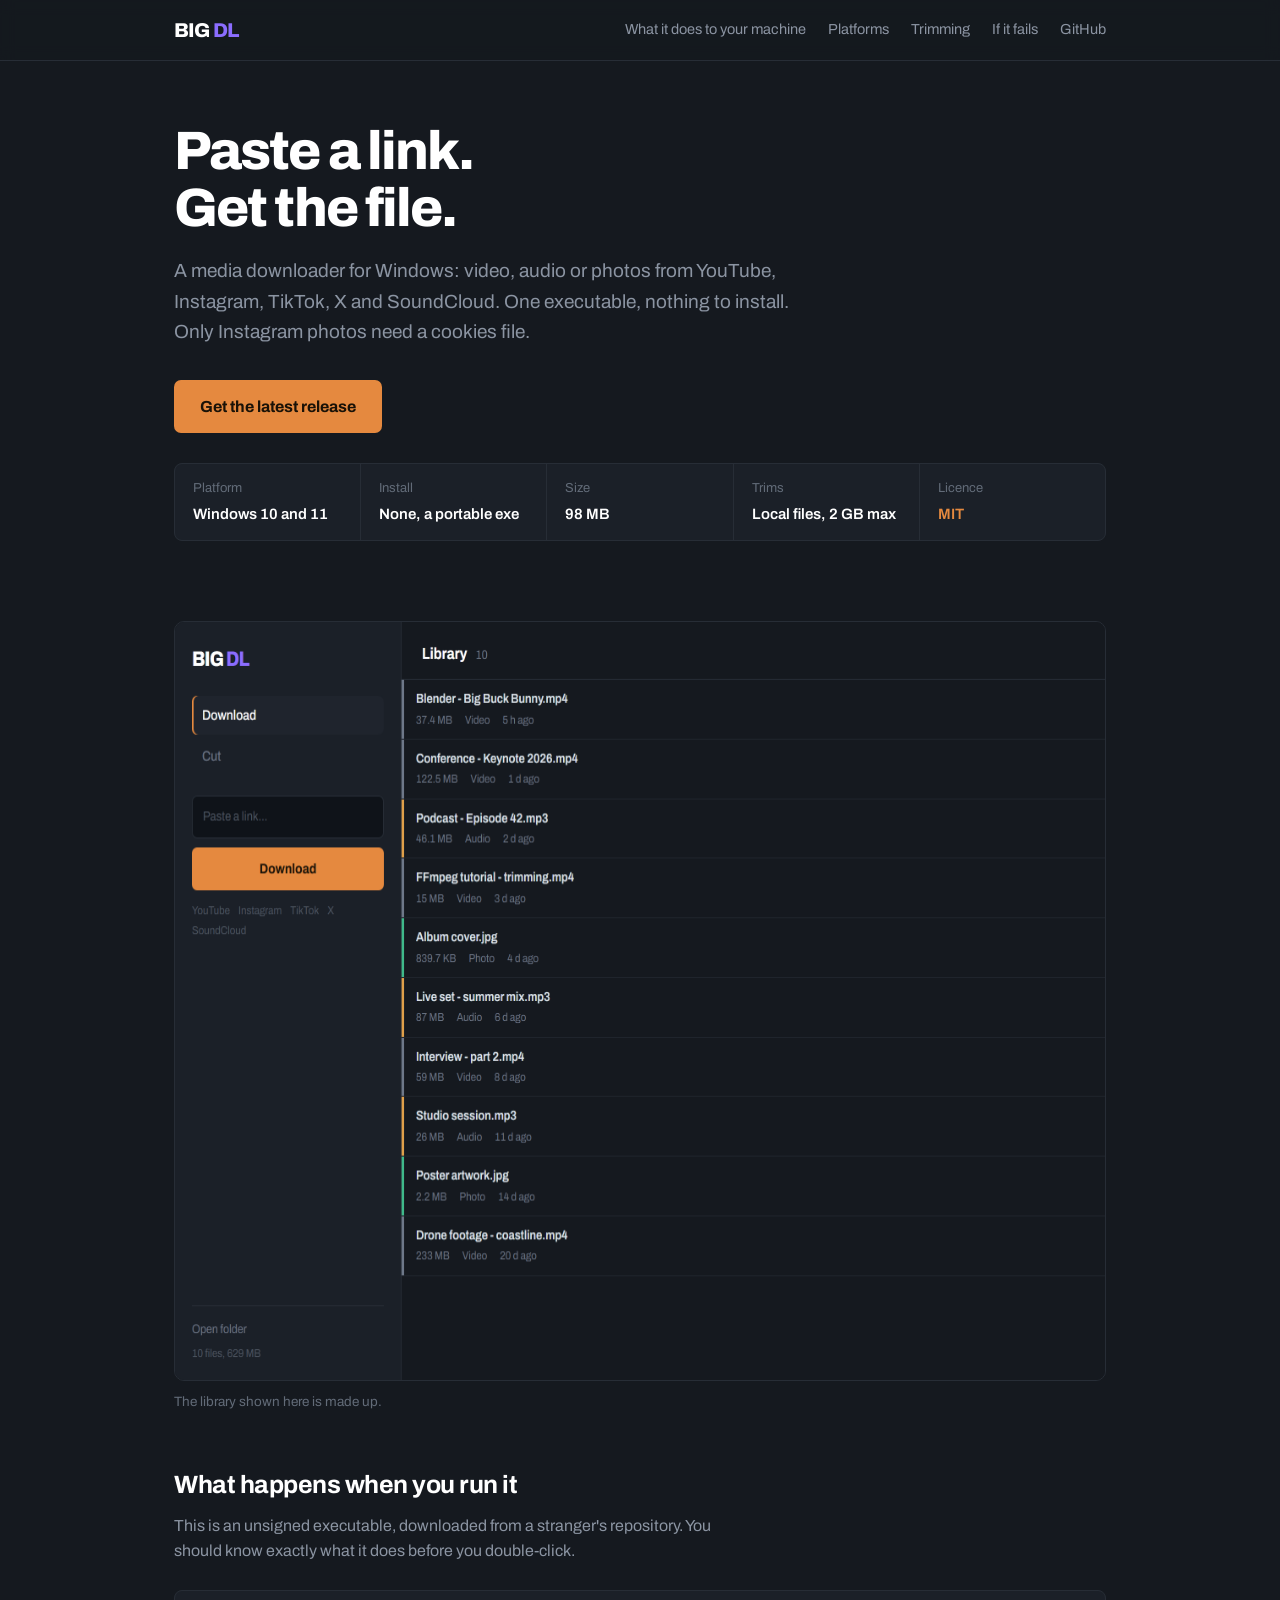
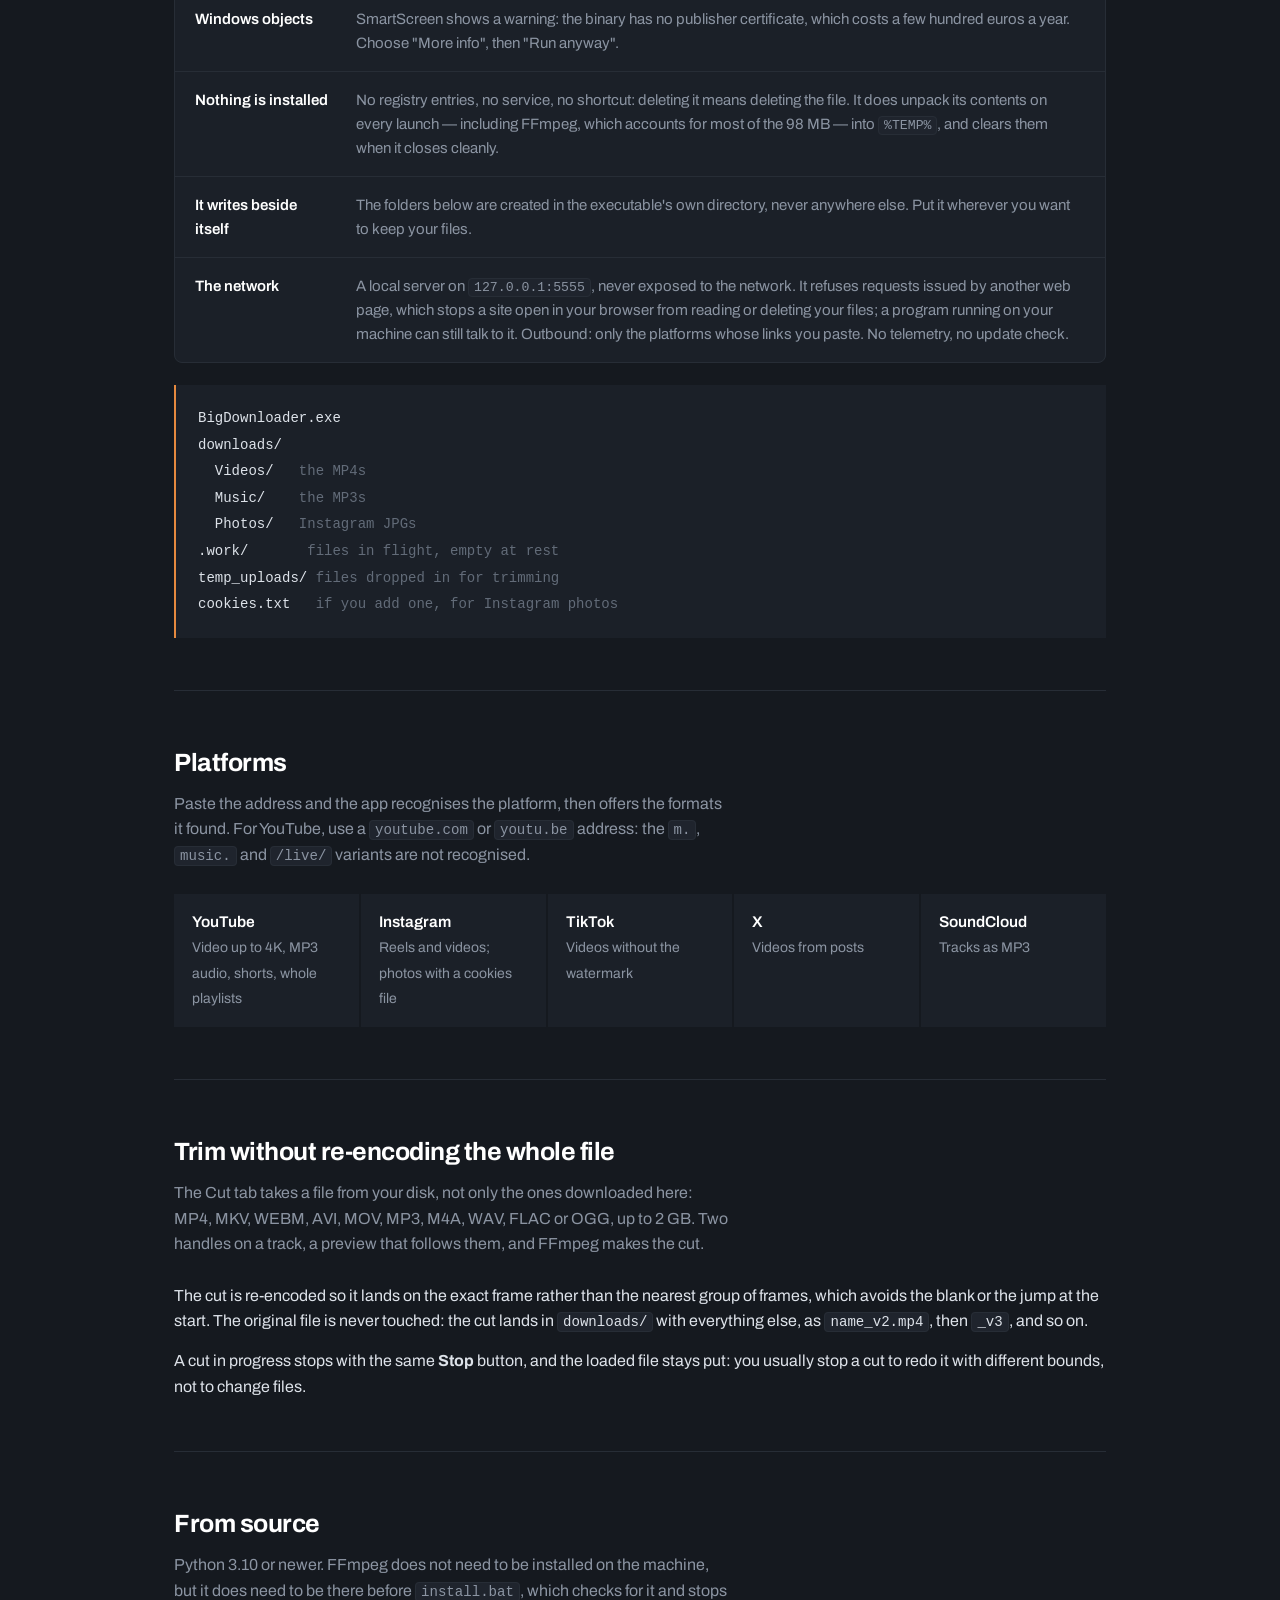
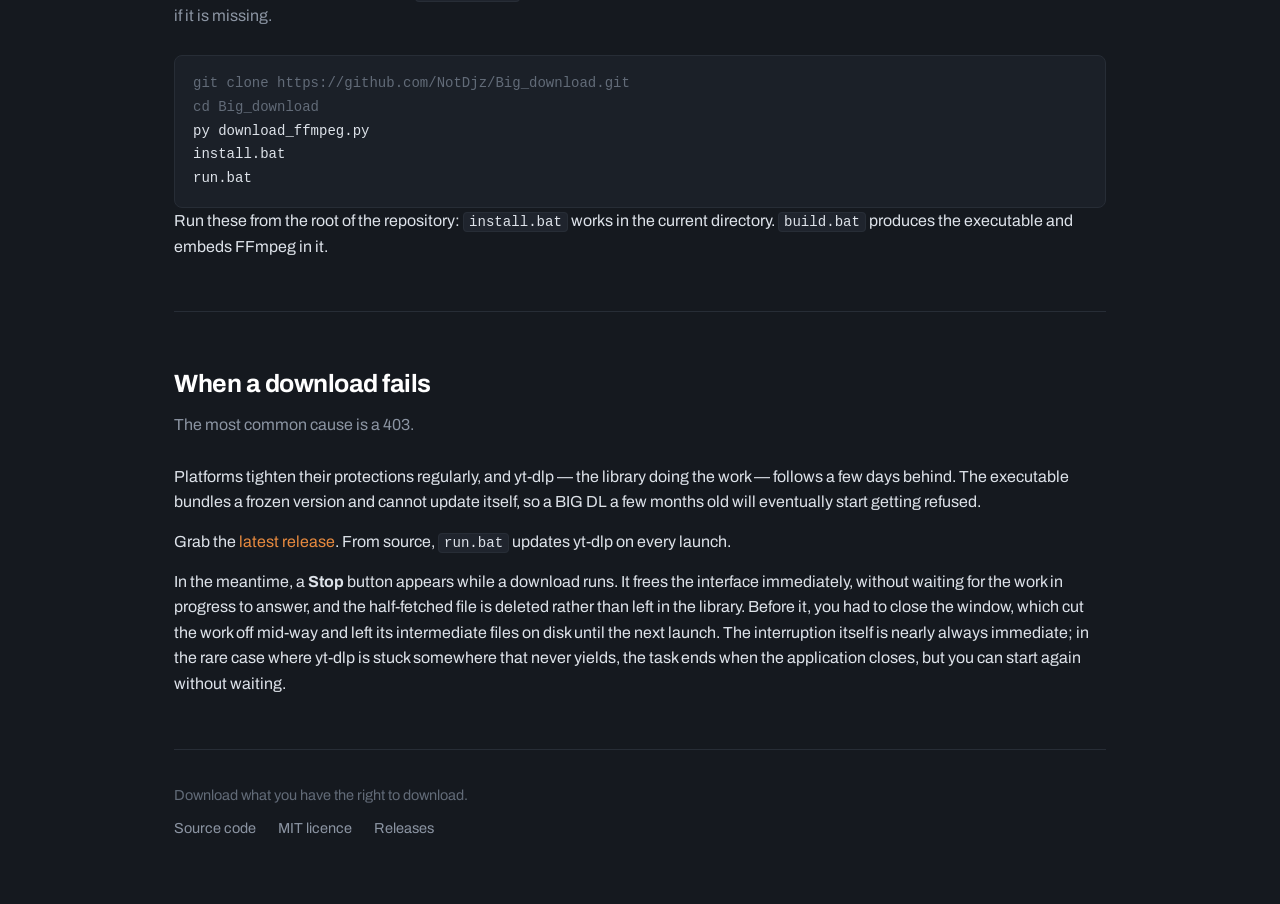
<file: docs/index.html>
<!DOCTYPE html>
<html lang="en">
<head>
<meta charset="UTF-8">
<meta name="viewport" content="width=device-width, initial-scale=1">
<title>BIG DL — media downloader for Windows</title>
<meta name="description" content="Paste a YouTube, Instagram, TikTok, X or SoundCloud link. Get the video, the audio or the photo. One exe, nothing to install.">
<link rel="icon" type="image/png" href="icon.png">
<!-- The @font-face below sits in an inline <style>, so the browser only
     discovers the file once it has parsed the CSS. Preloading it starts the
     34 KB in parallel with the parse instead, which is what templates/index.html
     already does for the same file. crossorigin is required even same-origin:
     fonts are always fetched in CORS mode. -->
<link rel="preload" href="fonts/archivo-latin.woff2" as="font" type="font/woff2" crossorigin>
<style>
/* Archivo is served from this repository rather than from fonts.googleapis.com.
   This page's subject is what the software does with your data, so it should
   not make the reader's browser announce itself to a third party in order to
   render that argument. The files are the same two subsets the application
   bundles, copied from static/fonts/: GitHub Pages serves this site from docs/,
   so static/ is not published and this page cannot point at that copy.
   Licence: docs/fonts/LICENSE.txt */
@font-face {
  font-family: 'Archivo';
  src: url('fonts/archivo-latin.woff2') format('woff2');
  font-weight: 400 800;
  font-display: swap;
  unicode-range: U+0000-00FF, U+0131, U+0152-0153, U+02BB-02BC, U+02C6, U+02DA, U+02DC,
                 U+0304, U+0308, U+0329, U+2000-206F, U+20AC, U+2122, U+2191, U+2193,
                 U+2212, U+2215, U+FEFF, U+FFFD;
}
@font-face {
  font-family: 'Archivo';
  src: url('fonts/archivo-latin-ext.woff2') format('woff2');
  font-weight: 400 800;
  font-display: swap;
  /* U+0304/0308/0329 are deliberately absent here: declared in both blocks, the
     second one wins, and latin-ext was then fetched for characters it had no
     need to serve. static/css/style.css carries the same pair and records that
     case in full. The two lists are duplicated, not shared — a browser reads
     this file alone — so tests/server_tests.py asserts they stay equal.

     They also stop short of the ranges fonts.googleapis.com used to send:
     U+2074 and the vietnamese block are missing from both. That is correct.
     Measured against the cmap of the two files, neither carries those glyphs;
     declaring them would fetch 34 KB to render nothing. */
  unicode-range: U+0100-02BA, U+02BD-02C5, U+02C7-02CC, U+02CE-02D7, U+02DD-02FF,
                 U+1D00-1DBF, U+1E00-1E9F, U+1EF2-1EFF,
                 U+2020, U+20A0-20AB, U+20AD-20C0, U+2113, U+2C60-2C7F, U+A720-A7FF;
}
:root {
  --bg:        #15191f;
  /* The components of --bg, for the sticky bar: rgba() cannot read a hex value
     out of a variable, and copying it inline meant the header drifted out of
     step the first time the ground colour changed. */
  --bg-rgb:    21, 25, 31;
  --panel:     #1b2028;
  --panel-2:   #1f242d;
  --line:      #272d36;
  --text:      #dde2e9;
  --strong:    #ffffff;
  --dim:       #8b94a2;
  --dimmer:    #626b78;
  --accent:    #e5893f;
  --accent-hi: #f29b53;
  --ink:       #1a1207;
  --brand:     #8b6dff;
}
* { box-sizing: border-box; margin: 0; padding: 0; }
body {
  background: var(--bg);
  color: var(--text);
  font-family: Archivo, "Segoe UI", system-ui, sans-serif;
  font-size: 16px;
  line-height: 1.6;
  -webkit-font-smoothing: antialiased;
}
.wrap { max-width: 980px; margin: 0 auto; padding: 0 24px; }
a { color: var(--accent); text-decoration: none; }
a:hover { text-decoration: underline; }
:focus-visible { outline: 2px solid var(--accent); outline-offset: 3px; }

/* ---------- header ---------- */
.top {
  position: sticky;
  top: 0;
  z-index: 10;
  background: rgba(var(--bg-rgb), 0.92);
  backdrop-filter: blur(8px);
  border-bottom: 1px solid var(--line);
}
.top .wrap { display: flex; align-items: center; gap: 28px; height: 60px; }
.logo { font-size: 20px; font-weight: 800; letter-spacing: -0.04em; color: var(--strong); }
.logo span { color: var(--brand); }
.top nav { margin-left: auto; display: flex; gap: 22px; font-size: 14.5px; }
.top nav a { color: var(--dim); }
.top nav a:hover { color: var(--text); text-decoration: none; }
@media (max-width: 640px) {
  .top { position: static; }
  .top .wrap { height: auto; flex-wrap: wrap; gap: 10px 18px; padding-top: 14px; padding-bottom: 14px; }
  .top nav { margin-left: 0; width: 100%; flex-wrap: wrap; }
}

/* ---------- hero ---------- */
.hero { padding: 62px 0 40px; }
h1 {
  font-size: clamp(34px, 5.5vw, 54px);
  font-weight: 800;
  letter-spacing: -0.035em;
  line-height: 1.05;
  color: var(--strong);
  max-width: 17ch;
  text-wrap: balance;
}
.sub { margin-top: 20px; font-size: 19px; color: var(--dim); max-width: 58ch; }
.get { margin-top: 32px; }
.btn {
  display: inline-block;
  background: var(--accent);
  color: var(--ink);
  font-weight: 700;
  font-size: 16px;
  padding: 14px 26px;
  border-radius: 7px;
  transition: background .15s;
}
.btn:hover { background: var(--accent-hi); text-decoration: none; }

/* The binary's own label, stated before anything is sold. It also replaces the
   dotted meta line that used to sit under the button. */
.specs {
  display: grid;
  grid-template-columns: repeat(auto-fit, minmax(150px, 1fr));
  gap: 1px;
  margin-top: 30px;
  background: var(--line);
  border: 1px solid var(--line);
  border-radius: 8px;
  overflow: hidden;
}
.spec { background: var(--panel); padding: 14px 18px; }
.spec dt { font-size: 13px; color: var(--dimmer); margin-bottom: 3px; }
.spec dd { font-size: 15px; font-weight: 600; color: var(--strong); }
.spec dd a { font-weight: 600; }

.shot { margin: 40px 0 0; }
.shot img {
  width: 100%;
  display: block;
  border: 1px solid var(--line);
  border-radius: 10px;
}
.shot figcaption { margin-top: 10px; font-size: 13.5px; color: var(--dimmer); }

/* ---------- sections ---------- */
section { padding: 52px 0; border-top: 1px solid var(--line); }
section:first-of-type { border-top: 0; }
h2 {
  font-size: 25px;
  font-weight: 700;
  letter-spacing: -0.02em;
  color: var(--strong);
  margin-bottom: 8px;
}
/* On the section and not on the h2: the ids are on the sections, so that is
   what a jump targets. On the h2 the rule matched nothing and each heading
   slid under the 60 px sticky header. */
section[id] { scroll-margin-top: 78px; }
.lede { color: var(--dim); max-width: 62ch; margin-bottom: 26px; }
p + p { margin-top: 14px; }

/* 165px: five columns fit the full width, so no platform is left alone on its
   own row. */
.sources { display: grid; grid-template-columns: repeat(auto-fit, minmax(165px, 1fr)); gap: 2px; }
.src { padding: 16px 18px; background: var(--panel); }
.src b { display: block; color: var(--strong); font-weight: 600; font-size: 15.5px; }
.src span { font-size: 14px; color: var(--dim); }

/* The directory tree: the subject's own vocabulary, not decoration */
.tree {
  background: var(--panel);
  border-left: 2px solid var(--accent);
  padding: 20px 22px;
  font-family: ui-monospace, Consolas, "SF Mono", monospace;
  font-size: 14px;
  line-height: 1.9;
  color: var(--dim);
  overflow-x: auto;
}
.tree b { color: var(--text); font-weight: 400; }
.tree i { color: var(--dimmer); font-style: normal; }

/* The facts: what the app actually does to the machine */
.facts { display: grid; gap: 1px; background: var(--line); border: 1px solid var(--line); border-radius: 8px; overflow: hidden; }
.fact { display: grid; grid-template-columns: minmax(0, 15ch) minmax(0, 1fr); gap: 4px 26px; padding: 16px 20px; background: var(--panel); }
.fact dt { font-weight: 600; color: var(--strong); font-size: 15px; }
.fact dd { color: var(--dim); font-size: 15px; }
@media (max-width: 620px) { .fact { grid-template-columns: 1fr; } }

code {
  font-family: ui-monospace, Consolas, monospace;
  font-size: 0.88em;
  background: var(--panel-2);
  border: 1px solid var(--line);
  border-radius: 4px;
  padding: 1px 5px;
}
pre {
  background: var(--panel);
  border: 1px solid var(--line);
  border-radius: 8px;
  padding: 16px 18px;
  overflow-x: auto;
  font-family: ui-monospace, Consolas, monospace;
  font-size: 14px;
  line-height: 1.7;
  color: var(--text);
}
pre .c { color: var(--dimmer); }

footer { padding: 34px 0 64px; border-top: 1px solid var(--line); color: var(--dimmer); font-size: 14.5px; }
footer a { color: var(--dim); }
.foot-links { display: flex; flex-wrap: wrap; gap: 8px 22px; margin-top: 10px; }

@media (prefers-reduced-motion: reduce) { * { transition: none !important; } }
</style>
</head>
<body>

<header class="top">
  <div class="wrap">
    <span class="logo">BIG <span>DL</span></span>
    <nav>
      <a href="#safety">What it does to your machine</a>
      <a href="#platforms">Platforms</a>
      <a href="#trim">Trimming</a>
      <a href="#failures">If it fails</a>
      <a href="https://github.com/NotDjz/Big_download">GitHub</a>
    </nav>
  </div>
</header>

<div class="wrap">

  <div class="hero">
    <h1>Paste a link. Get the file.</h1>
    <p class="sub">A media downloader for Windows: video, audio or photos from YouTube, Instagram, TikTok, X and SoundCloud. One executable, nothing to install. Only Instagram photos need a cookies file.</p>
    <p class="get"><a class="btn" href="https://github.com/NotDjz/Big_download/releases/latest">Get the latest release</a></p>

    <dl class="specs">
      <div class="spec"><dt>Platform</dt><dd>Windows 10 and 11</dd></div>
      <div class="spec"><dt>Install</dt><dd>None, a portable exe</dd></div>
      <div class="spec"><dt>Size</dt><dd>98 MB</dd></div>
      <div class="spec"><dt>Trims</dt><dd>Local files, 2 GB max</dd></div>
      <div class="spec"><dt>Licence</dt><dd><a href="https://github.com/NotDjz/Big_download/blob/main/LICENSE">MIT</a></dd></div>
    </dl>
  </div>

  <figure class="shot">
    <img src="screenshot.png" alt="The BIG DL interface: the paste field and tabs on the left, the library of downloaded files on the right." width="1100" height="760">
    <figcaption>The library shown here is made up.</figcaption>
  </figure>

  <section id="safety">
    <h2>What happens when you run it</h2>
    <p class="lede">This is an unsigned executable, downloaded from a stranger's repository. You should know exactly what it does before you double-click.</p>
    <dl class="facts">
      <div class="fact">
        <dt>Windows objects</dt>
        <dd>SmartScreen shows a warning: the binary has no publisher certificate, which costs a few hundred euros a year. Choose "More info", then "Run anyway".</dd>
      </div>
      <div class="fact">
        <dt>Nothing is installed</dt>
        <dd>No registry entries, no service, no shortcut: deleting it means deleting the file. It does unpack its contents on every launch — including FFmpeg, which accounts for most of the 98 MB — into <code>%TEMP%</code>, and clears them when it closes cleanly.</dd>
      </div>
      <div class="fact">
        <dt>It writes beside itself</dt>
        <dd>The folders below are created in the executable's own directory, never anywhere else. Put it wherever you want to keep your files.</dd>
      </div>
      <div class="fact">
        <dt>The network</dt>
        <dd>A local server on <code>127.0.0.1:5555</code>, never exposed to the network. It refuses requests issued by another web page, which stops a site open in your browser from reading or deleting your files; a program running on your machine can still talk to it. Outbound: only the platforms whose links you paste. No telemetry, no update check.</dd>
      </div>
    </dl>
    <div class="tree" style="margin-top:22px">
      <b>BigDownloader.exe</b><br>
      <b>downloads/</b><br>
      &nbsp;&nbsp;<b>Videos/</b> &nbsp; <i>the MP4s</i><br>
      &nbsp;&nbsp;<b>Music/</b> &nbsp;&nbsp; <i>the MP3s</i><br>
      &nbsp;&nbsp;<b>Photos/</b> &nbsp; <i>Instagram JPGs</i><br>
      <b>.work/</b> &nbsp;&nbsp;&nbsp;&nbsp;&nbsp; <i>files in flight, empty at rest</i><br>
      <b>temp_uploads/</b> <i>files dropped in for trimming</i><br>
      <b>cookies.txt</b> &nbsp; <i>if you add one, for Instagram photos</i>
    </div>
  </section>

  <section id="platforms">
    <h2>Platforms</h2>
    <p class="lede">Paste the address and the app recognises the platform, then offers the formats it found. For YouTube, use a <code>youtube.com</code> or <code>youtu.be</code> address: the <code>m.</code>, <code>music.</code> and <code>/live/</code> variants are not recognised.</p>
    <div class="sources">
      <div class="src"><b>YouTube</b><span>Video up to 4K, MP3 audio, shorts, whole playlists</span></div>
      <div class="src"><b>Instagram</b><span>Reels and videos; photos with a cookies file</span></div>
      <div class="src"><b>TikTok</b><span>Videos without the watermark</span></div>
      <div class="src"><b>X</b><span>Videos from posts</span></div>
      <div class="src"><b>SoundCloud</b><span>Tracks as MP3</span></div>
    </div>
  </section>

  <section id="trim">
    <h2>Trim without re-encoding the whole file</h2>
    <p class="lede">The Cut tab takes a file from your disk, not only the ones downloaded here: MP4, MKV, WEBM, AVI, MOV, MP3, M4A, WAV, FLAC or OGG, up to 2 GB. Two handles on a track, a preview that follows them, and FFmpeg makes the cut.</p>
    <p>The cut is re-encoded so it lands on the exact frame rather than the nearest group of frames, which avoids the blank or the jump at the start. The original file is never touched: the cut lands in <code>downloads/</code> with everything else, as <code>name_v2.mp4</code>, then <code>_v3</code>, and so on.</p>
    <p>A cut in progress stops with the same <b>Stop</b> button, and the loaded file stays put: you usually stop a cut to redo it with different bounds, not to change files.</p>
  </section>

  <section id="source">
    <h2>From source</h2>
    <p class="lede">Python 3.10 or newer. FFmpeg does not need to be installed on the machine, but it does need to be there before <code>install.bat</code>, which checks for it and stops if it is missing.</p>
    <pre><span class="c">git clone https://github.com/NotDjz/Big_download.git</span>
<span class="c">cd Big_download</span>
py download_ffmpeg.py
install.bat
run.bat</pre>
    <p>Run these from the root of the repository: <code>install.bat</code> works in the current directory. <code>build.bat</code> produces the executable and embeds FFmpeg in it.</p>
  </section>

  <section id="failures">
    <h2>When a download fails</h2>
    <p class="lede">The most common cause is a 403.</p>
    <p>Platforms tighten their protections regularly, and yt-dlp — the library doing the work — follows a few days behind. The executable bundles a frozen version and cannot update itself, so a BIG DL a few months old will eventually start getting refused.</p>
    <p>Grab the <a href="https://github.com/NotDjz/Big_download/releases/latest">latest release</a>. From source, <code>run.bat</code> updates yt-dlp on every launch.</p>
    <p>In the meantime, a <b>Stop</b> button appears while a download runs. It frees the interface immediately, without waiting for the work in progress to answer, and the half-fetched file is deleted rather than left in the library. Before it, you had to close the window, which cut the work off mid-way and left its intermediate files on disk until the next launch. The interruption itself is nearly always immediate; in the rare case where yt-dlp is stuck somewhere that never yields, the task ends when the application closes, but you can start again without waiting.</p>
  </section>

  <footer>
    <p>Download what you have the right to download.</p>
    <p class="foot-links">
      <a href="https://github.com/NotDjz/Big_download">Source code</a>
      <a href="https://github.com/NotDjz/Big_download/blob/main/LICENSE">MIT licence</a>
      <a href="https://github.com/NotDjz/Big_download/releases/latest">Releases</a>
    </p>
  </footer>

</div>

</body>
</html>
</file>
